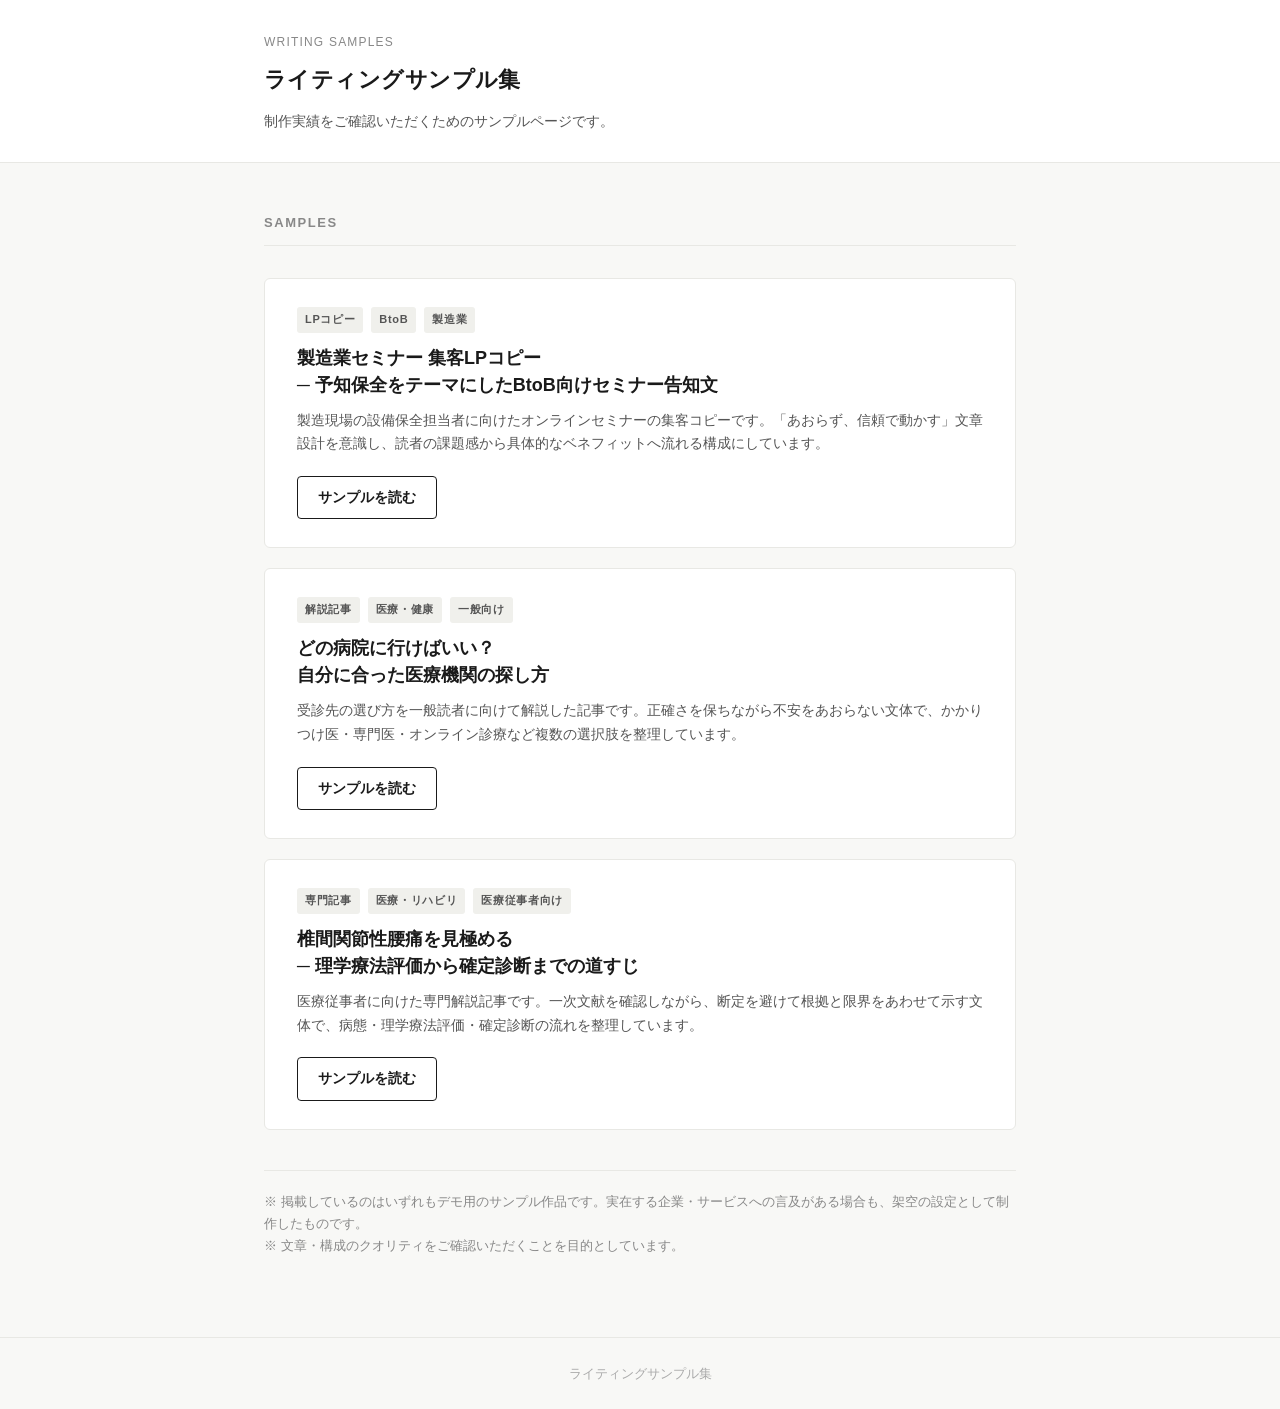
<file: index.html>
<!DOCTYPE html>
<html lang="ja">
<head>
  <meta charset="UTF-8">
  <meta name="viewport" content="width=device-width, initial-scale=1.0">
  <title>ライティングサンプル集</title>
  <link rel="stylesheet" href="css/style.css">
</head>
<body>

<header>
  <div class="container">
    <span class="site-label">Writing Samples</span>
    <h1>ライティングサンプル集</h1>
    <p class="tagline">制作実績をご確認いただくためのサンプルページです。</p>
  </div>
</header>

<main>
  <div class="container">
    <p class="section-title">Samples</p>

    <div class="sample-list">

      <!-- Sample 1: LP copy -->
      <div class="sample-card">
        <div class="sample-meta">
          <span class="tag">LPコピー</span>
          <span class="tag">BtoB</span>
          <span class="tag">製造業</span>
        </div>
        <h2>製造業セミナー 集客LPコピー<br>─ 予知保全をテーマにしたBtoB向けセミナー告知文</h2>
        <p class="desc">製造現場の設備保全担当者に向けたオンラインセミナーの集客コピーです。「あおらず、信頼で動かす」文章設計を意識し、読者の課題感から具体的なベネフィットへ流れる構成にしています。</p>
        <a href="seminar-lp.html" class="btn">サンプルを読む</a>
      </div>

      <!-- Sample 2: Article -->
      <div class="sample-card">
        <div class="sample-meta">
          <span class="tag">解説記事</span>
          <span class="tag">医療・健康</span>
          <span class="tag">一般向け</span>
        </div>
        <h2>どの病院に行けばいい？<br>自分に合った医療機関の探し方</h2>
        <p class="desc">受診先の選び方を一般読者に向けて解説した記事です。正確さを保ちながら不安をあおらない文体で、かかりつけ医・専門医・オンライン診療など複数の選択肢を整理しています。</p>
        <a href="hospital-guide.html" class="btn">サンプルを読む</a>
      </div>

      <!-- Sample 3: Professional / medical article -->
      <div class="sample-card">
        <div class="sample-meta">
          <span class="tag">専門記事</span>
          <span class="tag">医療・リハビリ</span>
          <span class="tag">医療従事者向け</span>
        </div>
        <h2>椎間関節性腰痛を見極める<br>─ 理学療法評価から確定診断までの道すじ</h2>
        <p class="desc">医療従事者に向けた専門解説記事です。一次文献を確認しながら、断定を避けて根拠と限界をあわせて示す文体で、病態・理学療法評価・確定診断の流れを整理しています。</p>
        <a href="facet-lbp.html" class="btn">サンプルを読む</a>
      </div>

    </div>

    <p class="note">
      ※ 掲載しているのはいずれもデモ用のサンプル作品です。実在する企業・サービスへの言及がある場合も、架空の設定として制作したものです。<br>
      ※ 文章・構成のクオリティをご確認いただくことを目的としています。
    </p>
  </div>
</main>

<footer>
  <div class="container">
    ライティングサンプル集
  </div>
</footer>

</body>
</html>
</file>
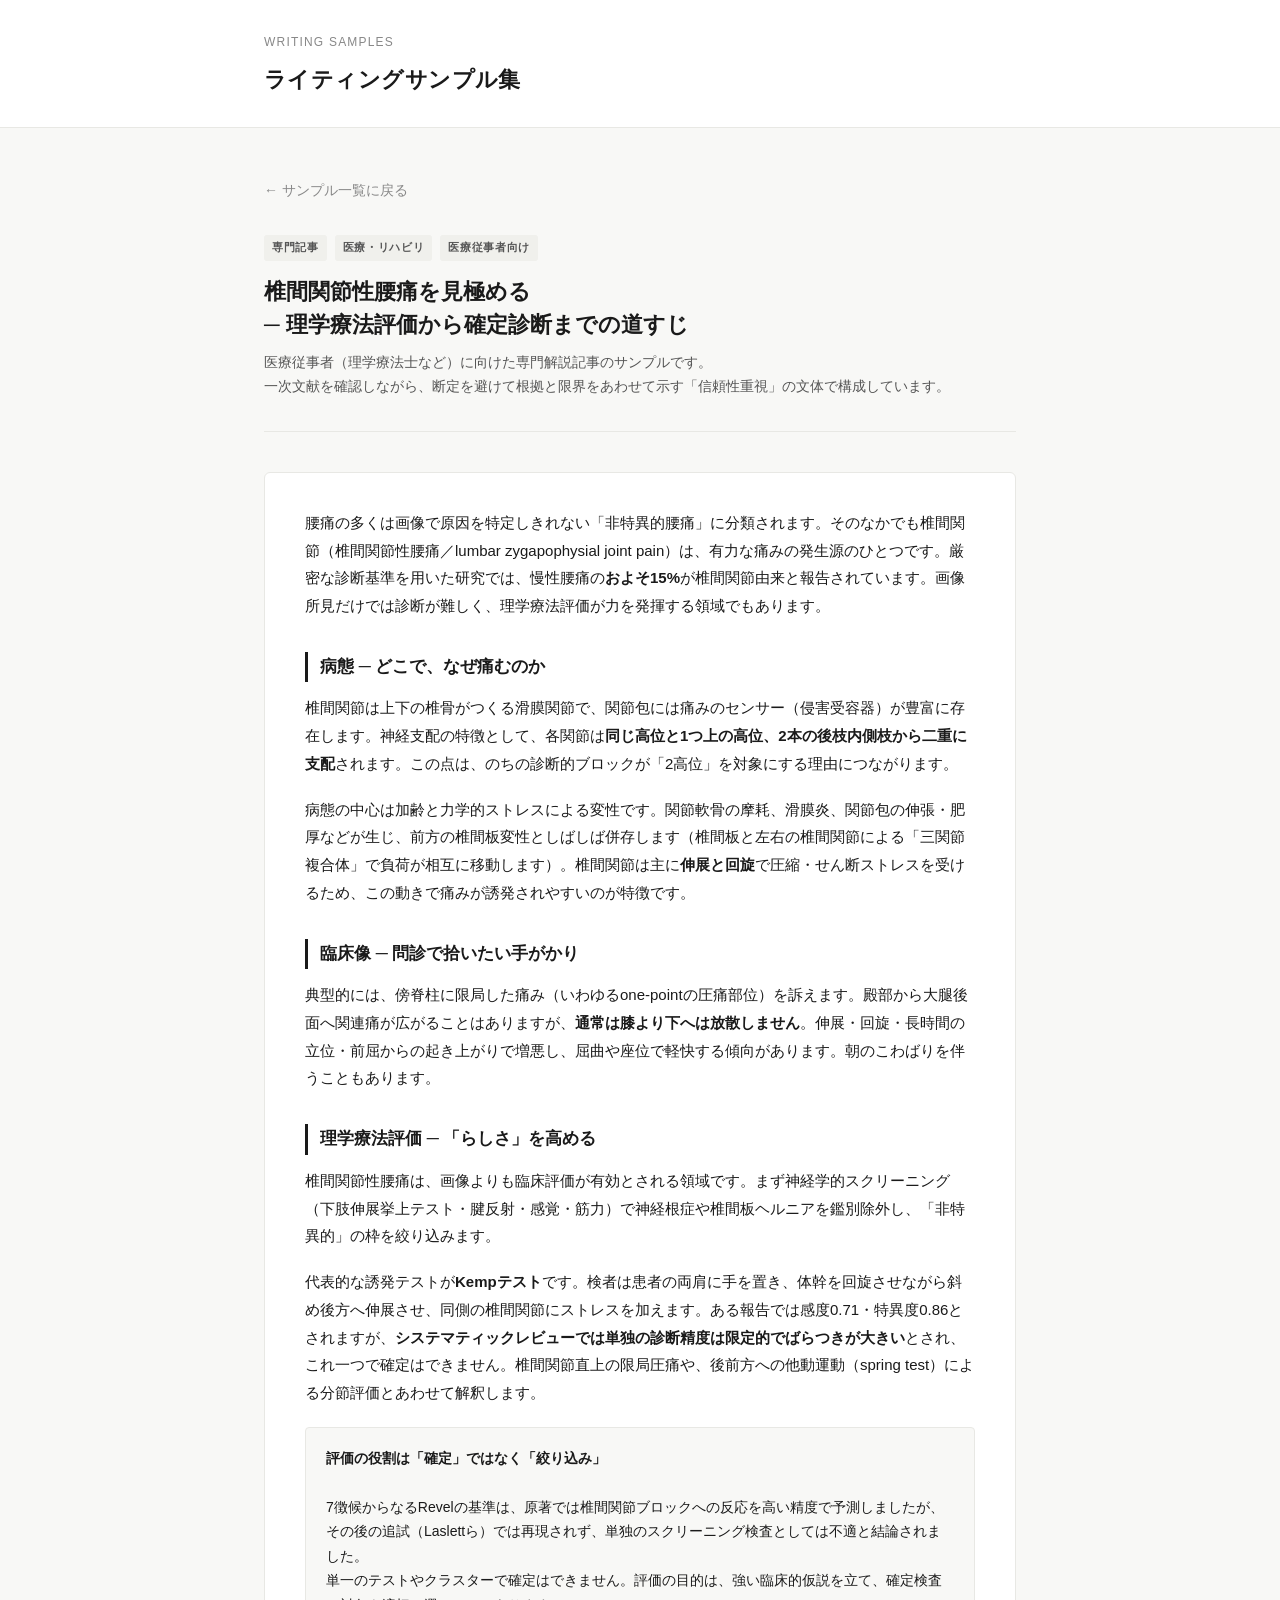
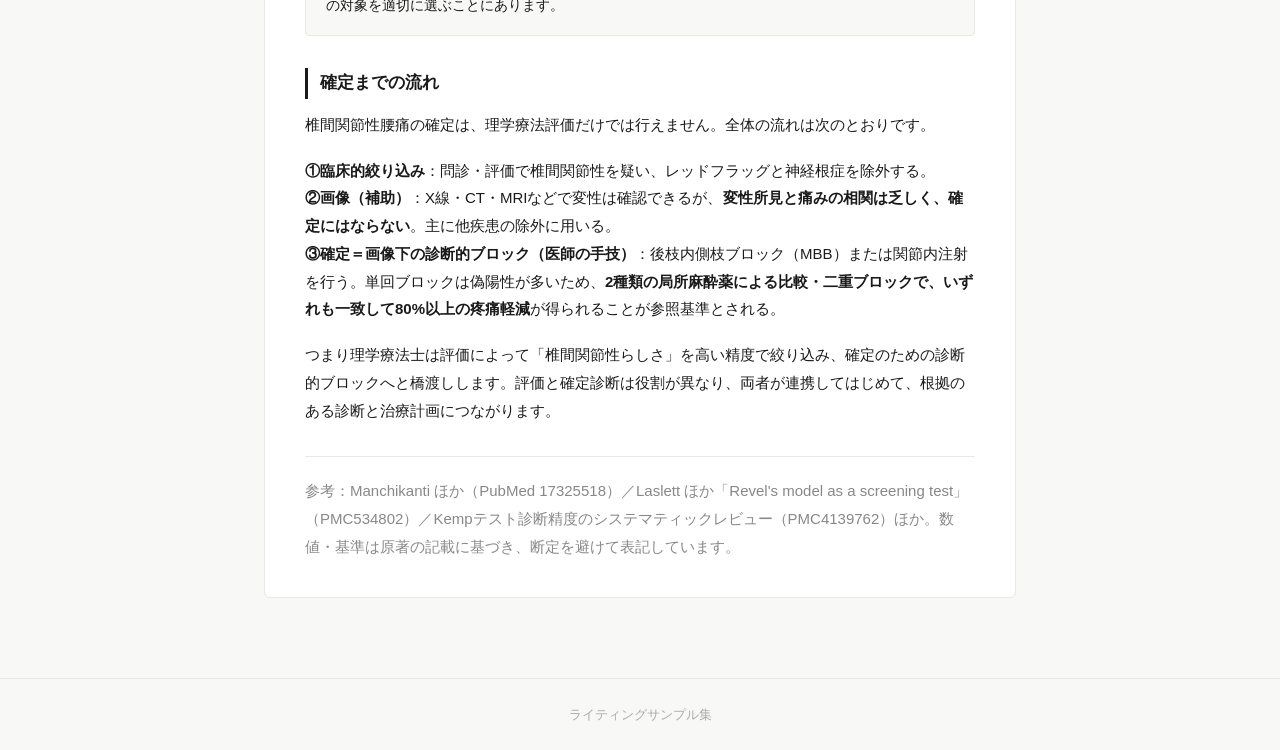
<file: facet-lbp.html>
<!DOCTYPE html>
<html lang="ja">
<head>
  <meta charset="UTF-8">
  <meta name="viewport" content="width=device-width, initial-scale=1.0">
  <title>椎間関節性腰痛を見極める ─ サンプル</title>
  <link rel="stylesheet" href="css/style.css">
</head>
<body>

<header>
  <div class="container">
    <span class="site-label">Writing Samples</span>
    <h1>ライティングサンプル集</h1>
  </div>
</header>

<main>
  <div class="container">

    <a href="index.html" class="back-link">← サンプル一覧に戻る</a>

    <div class="work-header">
      <div class="sample-meta">
        <span class="tag">専門記事</span>
        <span class="tag">医療・リハビリ</span>
        <span class="tag">医療従事者向け</span>
      </div>
      <h1>椎間関節性腰痛を見極める<br>─ 理学療法評価から確定診断までの道すじ</h1>
      <p class="work-desc">
        医療従事者（理学療法士など）に向けた専門解説記事のサンプルです。<br>
        一次文献を確認しながら、断定を避けて根拠と限界をあわせて示す「信頼性重視」の文体で構成しています。
      </p>
    </div>

    <div class="article-body">

      <p>
        腰痛の多くは画像で原因を特定しきれない「非特異的腰痛」に分類されます。そのなかでも椎間関節（椎間関節性腰痛／lumbar zygapophysial joint pain）は、有力な痛みの発生源のひとつです。厳密な診断基準を用いた研究では、慢性腰痛の<strong>およそ15%</strong>が椎間関節由来と報告されています。画像所見だけでは診断が難しく、理学療法評価が力を発揮する領域でもあります。
      </p>

      <h2>病態 ─ どこで、なぜ痛むのか</h2>

      <p>
        椎間関節は上下の椎骨がつくる滑膜関節で、関節包には痛みのセンサー（侵害受容器）が豊富に存在します。神経支配の特徴として、各関節は<strong>同じ高位と1つ上の高位、2本の後枝内側枝から二重に支配</strong>されます。この点は、のちの診断的ブロックが「2高位」を対象にする理由につながります。
      </p>

      <p>
        病態の中心は加齢と力学的ストレスによる変性です。関節軟骨の摩耗、滑膜炎、関節包の伸張・肥厚などが生じ、前方の椎間板変性としばしば併存します（椎間板と左右の椎間関節による「三関節複合体」で負荷が相互に移動します）。椎間関節は主に<strong>伸展と回旋</strong>で圧縮・せん断ストレスを受けるため、この動きで痛みが誘発されやすいのが特徴です。
      </p>

      <h2>臨床像 ─ 問診で拾いたい手がかり</h2>

      <p>
        典型的には、傍脊柱に限局した痛み（いわゆるone-pointの圧痛部位）を訴えます。殿部から大腿後面へ関連痛が広がることはありますが、<strong>通常は膝より下へは放散しません</strong>。伸展・回旋・長時間の立位・前屈からの起き上がりで増悪し、屈曲や座位で軽快する傾向があります。朝のこわばりを伴うこともあります。
      </p>

      <h2>理学療法評価 ─ 「らしさ」を高める</h2>

      <p>
        椎間関節性腰痛は、画像よりも臨床評価が有効とされる領域です。まず神経学的スクリーニング（下肢伸展挙上テスト・腱反射・感覚・筋力）で神経根症や椎間板ヘルニアを鑑別除外し、「非特異的」の枠を絞り込みます。
      </p>

      <p>
        代表的な誘発テストが<strong>Kempテスト</strong>です。検者は患者の両肩に手を置き、体幹を回旋させながら斜め後方へ伸展させ、同側の椎間関節にストレスを加えます。ある報告では感度0.71・特異度0.86とされますが、<strong>システマティックレビューでは単独の診断精度は限定的でばらつきが大きい</strong>とされ、これ一つで確定はできません。椎間関節直上の限局圧痛や、後前方への他動運動（spring test）による分節評価とあわせて解釈します。
      </p>

      <div class="box">
        <strong>評価の役割は「確定」ではなく「絞り込み」</strong><br><br>
        7徴候からなるRevelの基準は、原著では椎間関節ブロックへの反応を高い精度で予測しましたが、その後の追試（Laslettら）では再現されず、単独のスクリーニング検査としては不適と結論されました。<br>
        単一のテストやクラスターで確定はできません。評価の目的は、強い臨床的仮説を立て、確定検査の対象を適切に選ぶことにあります。
      </div>

      <h2>確定までの流れ</h2>

      <p>
        椎間関節性腰痛の確定は、理学療法評価だけでは行えません。全体の流れは次のとおりです。
      </p>

      <p>
        <strong>①臨床的絞り込み</strong>：問診・評価で椎間関節性を疑い、レッドフラッグと神経根症を除外する。<br>
        <strong>②画像（補助）</strong>：X線・CT・MRIなどで変性は確認できるが、<strong>変性所見と痛みの相関は乏しく、確定にはならない</strong>。主に他疾患の除外に用いる。<br>
        <strong>③確定＝画像下の診断的ブロック（医師の手技）</strong>：後枝内側枝ブロック（MBB）または関節内注射を行う。単回ブロックは偽陽性が多いため、<strong>2種類の局所麻酔薬による比較・二重ブロックで、いずれも一致して80%以上の疼痛軽減</strong>が得られることが参照基準とされる。
      </p>

      <p>
        つまり理学療法士は評価によって「椎間関節性らしさ」を高い精度で絞り込み、確定のための診断的ブロックへと橋渡しします。評価と確定診断は役割が異なり、両者が連携してはじめて、根拠のある診断と治療計画につながります。
      </p>

      <p class="note" style="margin-top:2rem;">
        参考：Manchikanti ほか（PubMed 17325518）／Laslett ほか「Revel's model as a screening test」（PMC534802）／Kempテスト診断精度のシステマティックレビュー（PMC4139762）ほか。数値・基準は原著の記載に基づき、断定を避けて表記しています。
      </p>

    </div>

  </div>
</main>

<footer>
  <div class="container">
    ライティングサンプル集
  </div>
</footer>

</body>
</html>
</file>
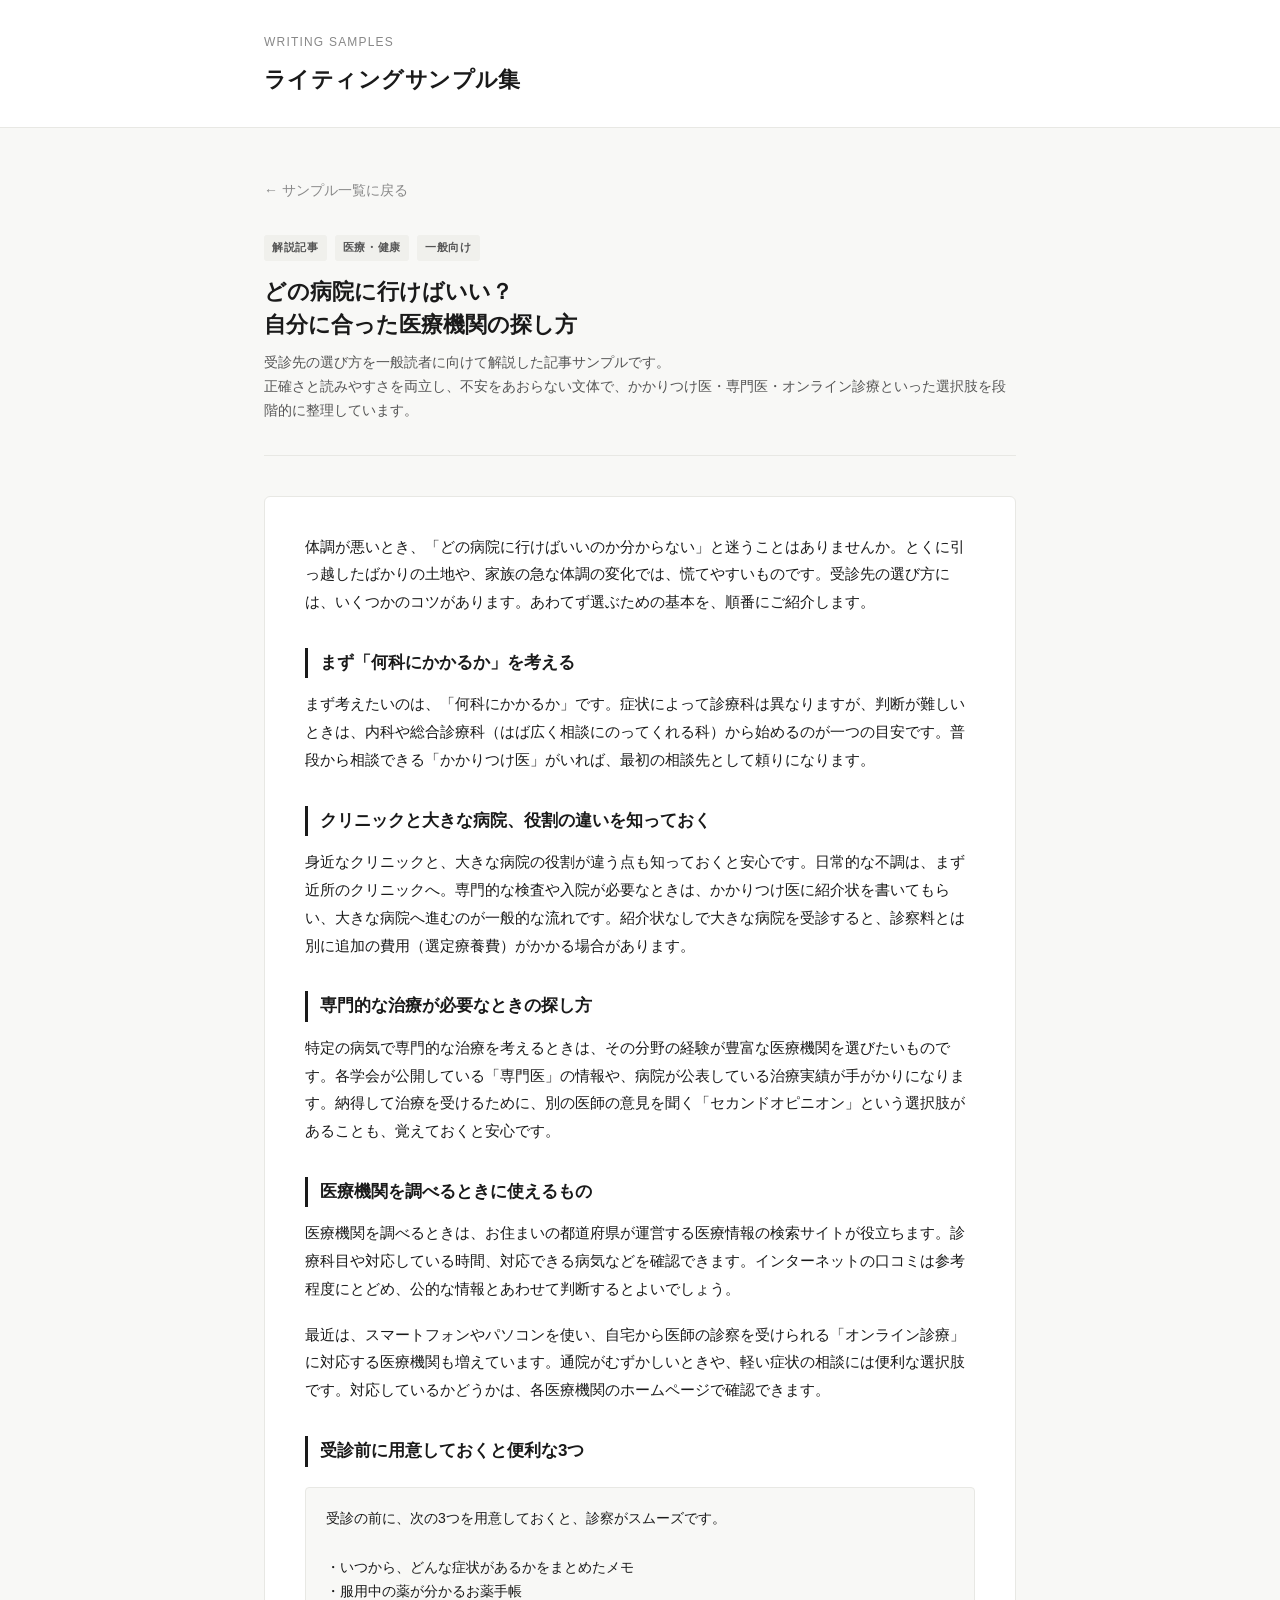
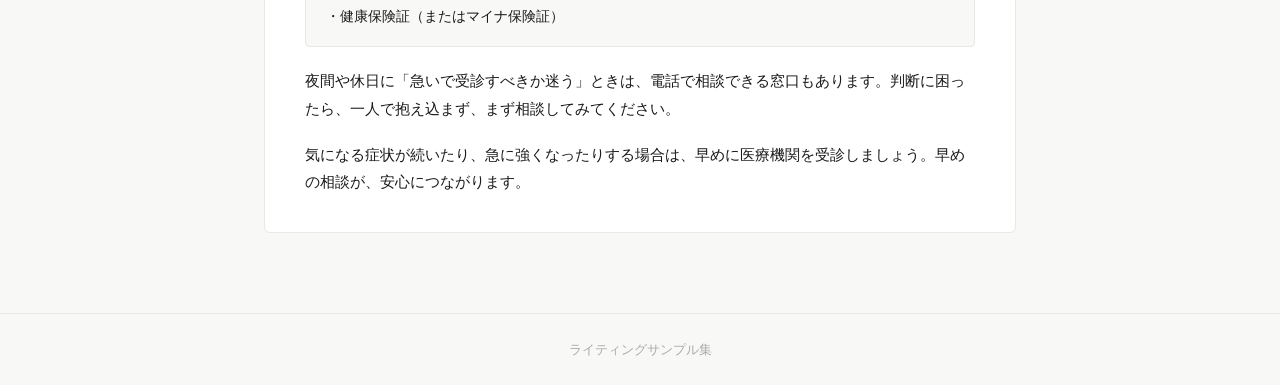
<file: hospital-guide.html>
<!DOCTYPE html>
<html lang="ja">
<head>
  <meta charset="UTF-8">
  <meta name="viewport" content="width=device-width, initial-scale=1.0">
  <title>どの病院に行けばいい？ ─ サンプル</title>
  <link rel="stylesheet" href="css/style.css">
</head>
<body>

<header>
  <div class="container">
    <span class="site-label">Writing Samples</span>
    <h1>ライティングサンプル集</h1>
  </div>
</header>

<main>
  <div class="container">

    <a href="index.html" class="back-link">← サンプル一覧に戻る</a>

    <div class="work-header">
      <div class="sample-meta">
        <span class="tag">解説記事</span>
        <span class="tag">医療・健康</span>
        <span class="tag">一般向け</span>
      </div>
      <h1>どの病院に行けばいい？<br>自分に合った医療機関の探し方</h1>
      <p class="work-desc">
        受診先の選び方を一般読者に向けて解説した記事サンプルです。<br>
        正確さと読みやすさを両立し、不安をあおらない文体で、かかりつけ医・専門医・オンライン診療といった選択肢を段階的に整理しています。
      </p>
    </div>

    <div class="article-body">

      <p>
        体調が悪いとき、「どの病院に行けばいいのか分からない」と迷うことはありませんか。とくに引っ越したばかりの土地や、家族の急な体調の変化では、慌てやすいものです。受診先の選び方には、いくつかのコツがあります。あわてず選ぶための基本を、順番にご紹介します。
      </p>

      <h2>まず「何科にかかるか」を考える</h2>

      <p>
        まず考えたいのは、「何科にかかるか」です。症状によって診療科は異なりますが、判断が難しいときは、内科や総合診療科（はば広く相談にのってくれる科）から始めるのが一つの目安です。普段から相談できる「かかりつけ医」がいれば、最初の相談先として頼りになります。
      </p>

      <h2>クリニックと大きな病院、役割の違いを知っておく</h2>

      <p>
        身近なクリニックと、大きな病院の役割が違う点も知っておくと安心です。日常的な不調は、まず近所のクリニックへ。専門的な検査や入院が必要なときは、かかりつけ医に紹介状を書いてもらい、大きな病院へ進むのが一般的な流れです。紹介状なしで大きな病院を受診すると、診察料とは別に追加の費用（選定療養費）がかかる場合があります。
      </p>

      <h2>専門的な治療が必要なときの探し方</h2>

      <p>
        特定の病気で専門的な治療を考えるときは、その分野の経験が豊富な医療機関を選びたいものです。各学会が公開している「専門医」の情報や、病院が公表している治療実績が手がかりになります。納得して治療を受けるために、別の医師の意見を聞く「セカンドオピニオン」という選択肢があることも、覚えておくと安心です。
      </p>

      <h2>医療機関を調べるときに使えるもの</h2>

      <p>
        医療機関を調べるときは、お住まいの都道府県が運営する医療情報の検索サイトが役立ちます。診療科目や対応している時間、対応できる病気などを確認できます。インターネットの口コミは参考程度にとどめ、公的な情報とあわせて判断するとよいでしょう。
      </p>

      <p>
        最近は、スマートフォンやパソコンを使い、自宅から医師の診察を受けられる「オンライン診療」に対応する医療機関も増えています。通院がむずかしいときや、軽い症状の相談には便利な選択肢です。対応しているかどうかは、各医療機関のホームページで確認できます。
      </p>

      <h2>受診前に用意しておくと便利な3つ</h2>

      <div class="box">
        受診の前に、次の3つを用意しておくと、診察がスムーズです。<br><br>
        ・いつから、どんな症状があるかをまとめたメモ<br>
        ・服用中の薬が分かるお薬手帳<br>
        ・健康保険証（またはマイナ保険証）
      </div>

      <p>
        夜間や休日に「急いで受診すべきか迷う」ときは、電話で相談できる窓口もあります。判断に困ったら、一人で抱え込まず、まず相談してみてください。
      </p>

      <p>
        気になる症状が続いたり、急に強くなったりする場合は、早めに医療機関を受診しましょう。早めの相談が、安心につながります。
      </p>

    </div>

  </div>
</main>

<footer>
  <div class="container">
    ライティングサンプル集
  </div>
</footer>

</body>
</html>
</file>
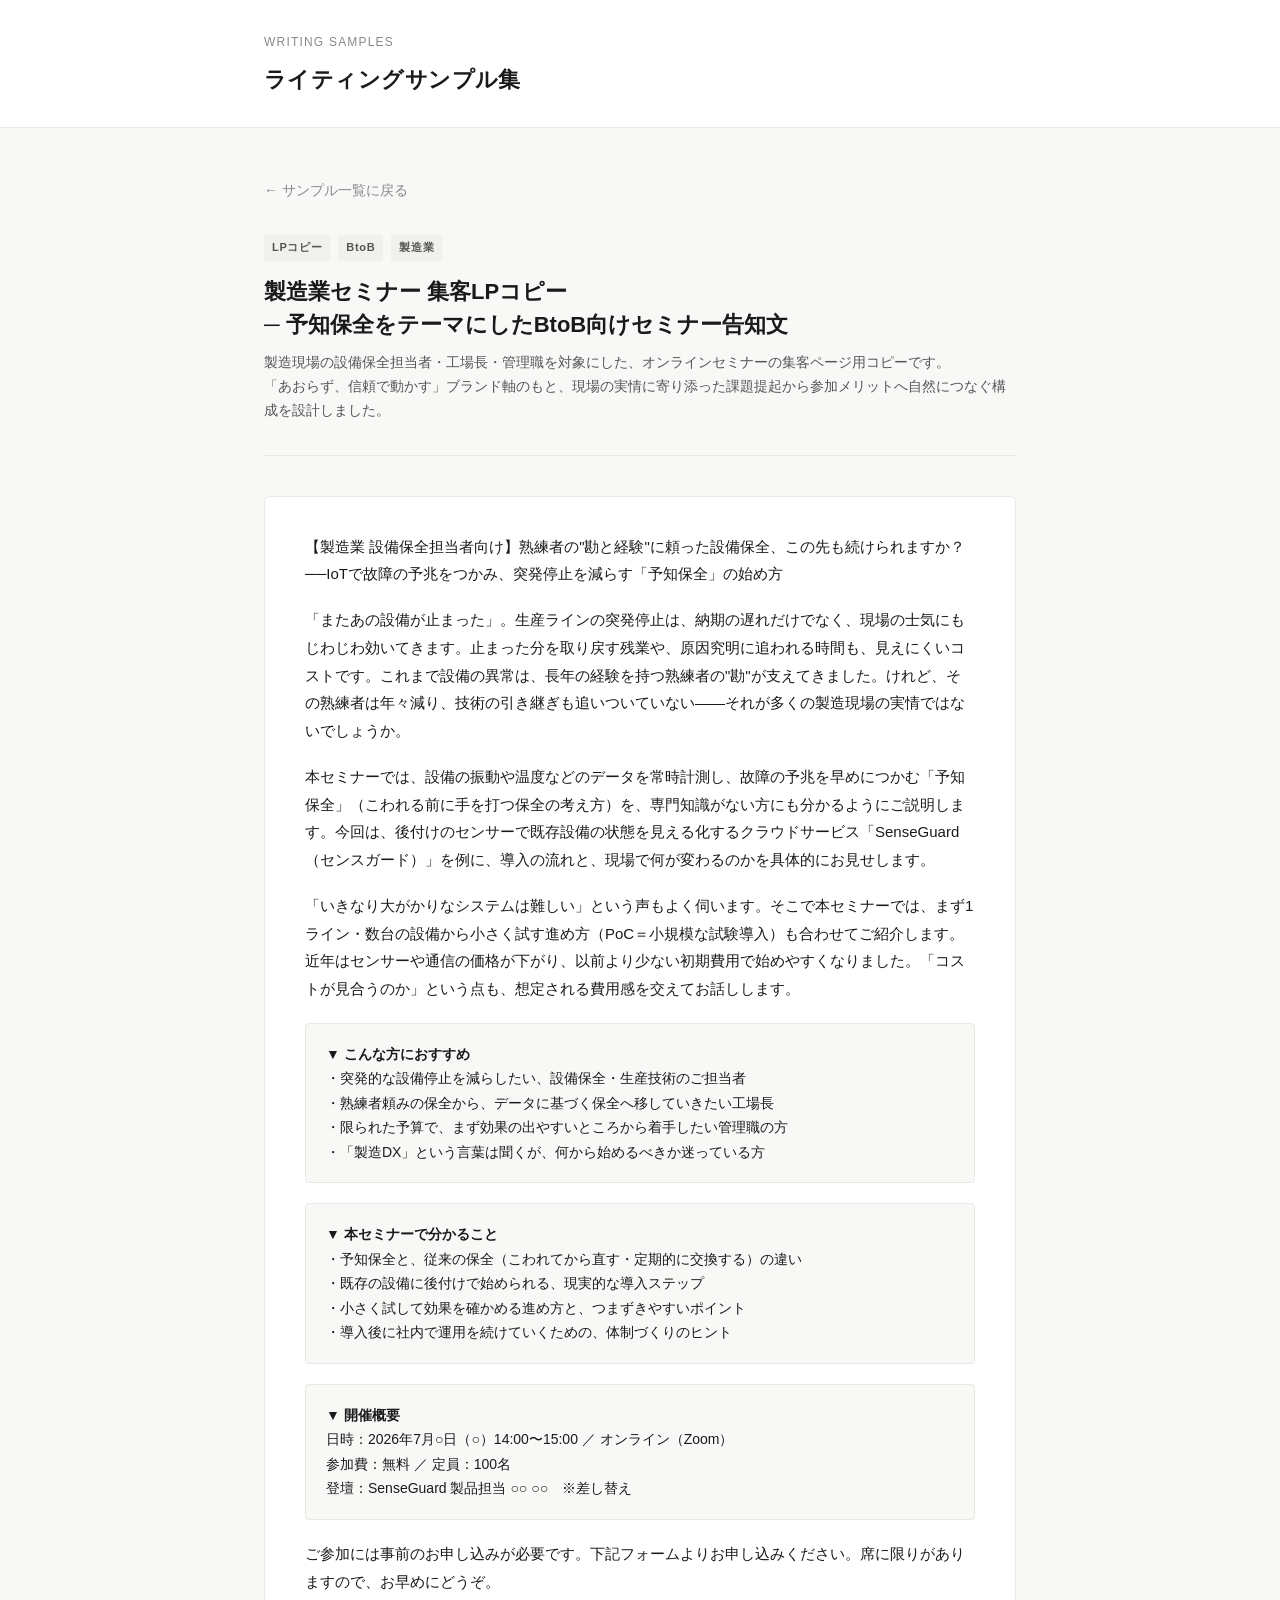
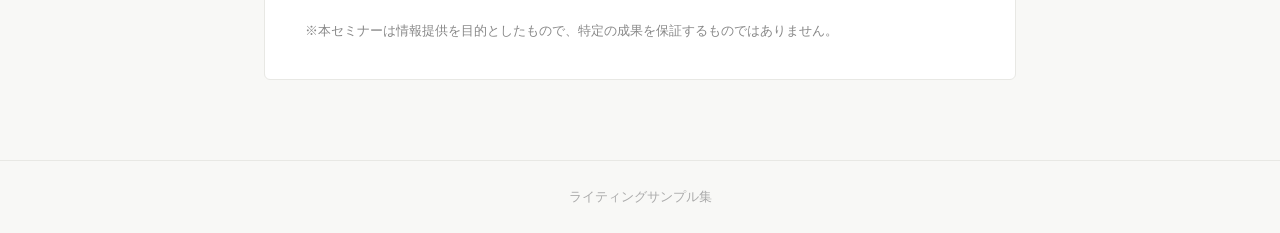
<file: seminar-lp.html>
<!DOCTYPE html>
<html lang="ja">
<head>
  <meta charset="UTF-8">
  <meta name="viewport" content="width=device-width, initial-scale=1.0">
  <title>製造業セミナー LPコピー ─ サンプル</title>
  <link rel="stylesheet" href="css/style.css">
</head>
<body>

<header>
  <div class="container">
    <span class="site-label">Writing Samples</span>
    <h1>ライティングサンプル集</h1>
  </div>
</header>

<main>
  <div class="container">

    <a href="index.html" class="back-link">← サンプル一覧に戻る</a>

    <div class="work-header">
      <div class="sample-meta">
        <span class="tag">LPコピー</span>
        <span class="tag">BtoB</span>
        <span class="tag">製造業</span>
      </div>
      <h1>製造業セミナー 集客LPコピー<br>─ 予知保全をテーマにしたBtoB向けセミナー告知文</h1>
      <p class="work-desc">
        製造現場の設備保全担当者・工場長・管理職を対象にした、オンラインセミナーの集客ページ用コピーです。<br>
        「あおらず、信頼で動かす」ブランド軸のもと、現場の実情に寄り添った課題提起から参加メリットへ自然につなぐ構成を設計しました。
      </p>
    </div>

    <div class="article-body">

      <p>
        【製造業 設備保全担当者向け】熟練者の"勘と経験"に頼った設備保全、この先も続けられますか？──IoTで故障の予兆をつかみ、突発停止を減らす「予知保全」の始め方
      </p>

      <p>
        「またあの設備が止まった」。生産ラインの突発停止は、納期の遅れだけでなく、現場の士気にもじわじわ効いてきます。止まった分を取り戻す残業や、原因究明に追われる時間も、見えにくいコストです。これまで設備の異常は、長年の経験を持つ熟練者の"勘"が支えてきました。けれど、その熟練者は年々減り、技術の引き継ぎも追いついていない――それが多くの製造現場の実情ではないでしょうか。
      </p>

      <p>
        本セミナーでは、設備の振動や温度などのデータを常時計測し、故障の予兆を早めにつかむ「予知保全」（こわれる前に手を打つ保全の考え方）を、専門知識がない方にも分かるようにご説明します。今回は、後付けのセンサーで既存設備の状態を見える化するクラウドサービス「SenseGuard（センスガード）」を例に、導入の流れと、現場で何が変わるのかを具体的にお見せします。
      </p>

      <p>
        「いきなり大がかりなシステムは難しい」という声もよく伺います。そこで本セミナーでは、まず1ライン・数台の設備から小さく試す進め方（PoC＝小規模な試験導入）も合わせてご紹介します。近年はセンサーや通信の価格が下がり、以前より少ない初期費用で始めやすくなりました。「コストが見合うのか」という点も、想定される費用感を交えてお話しします。
      </p>

      <div class="box">
        <strong>▼ こんな方におすすめ</strong><br>
        ・突発的な設備停止を減らしたい、設備保全・生産技術のご担当者<br>
        ・熟練者頼みの保全から、データに基づく保全へ移していきたい工場長<br>
        ・限られた予算で、まず効果の出やすいところから着手したい管理職の方<br>
        ・「製造DX」という言葉は聞くが、何から始めるべきか迷っている方
      </div>

      <div class="box">
        <strong>▼ 本セミナーで分かること</strong><br>
        ・予知保全と、従来の保全（こわれてから直す・定期的に交換する）の違い<br>
        ・既存の設備に後付けで始められる、現実的な導入ステップ<br>
        ・小さく試して効果を確かめる進め方と、つまずきやすいポイント<br>
        ・導入後に社内で運用を続けていくための、体制づくりのヒント
      </div>

      <div class="box">
        <strong>▼ 開催概要</strong><br>
        日時：2026年7月○日（○）14:00〜15:00 ／ オンライン（Zoom）<br>
        参加費：無料 ／ 定員：100名<br>
        登壇：SenseGuard 製品担当 ○○ ○○　※差し替え
      </div>

      <p>
        ご参加には事前のお申し込みが必要です。下記フォームよりお申し込みください。席に限りがありますので、お早めにどうぞ。
      </p>

      <p class="note-small">※本セミナーは情報提供を目的としたもので、特定の成果を保証するものではありません。</p>

    </div>

  </div>
</main>

<footer>
  <div class="container">
    ライティングサンプル集
  </div>
</footer>

</body>
</html>
</file>
<file: css/style.css>
*, *::before, *::after { box-sizing: border-box; margin: 0; padding: 0; }

body {
  font-family: "Hiragino Sans", "Hiragino Kaku Gothic ProN", "Noto Sans JP", sans-serif;
  font-size: 16px;
  line-height: 1.8;
  color: #1a1a1a;
  background: #f8f8f6;
}

a { color: inherit; text-decoration: none; }

/* ─── Layout ─── */
.container {
  max-width: 800px;
  margin: 0 auto;
  padding: 0 24px;
}

/* ─── Header ─── */
header {
  background: #fff;
  border-bottom: 1px solid #e8e8e4;
  padding: 32px 0 28px;
}

header .container { display: flex; flex-direction: column; gap: 6px; }

.site-label {
  font-size: 12px;
  letter-spacing: 0.1em;
  color: #888;
  text-transform: uppercase;
}

header h1 {
  font-size: 22px;
  font-weight: 700;
  letter-spacing: 0.02em;
}

header p.tagline {
  font-size: 14px;
  color: #555;
  margin-top: 4px;
}

/* ─── Main ─── */
main {
  padding: 48px 0 80px;
}

/* ─── Section title ─── */
.section-title {
  font-size: 13px;
  font-weight: 600;
  letter-spacing: 0.12em;
  color: #888;
  text-transform: uppercase;
  border-bottom: 1px solid #e8e8e4;
  padding-bottom: 10px;
  margin-bottom: 32px;
}

/* ─── Sample card ─── */
.sample-list {
  display: flex;
  flex-direction: column;
  gap: 20px;
}

.sample-card {
  background: #fff;
  border: 1px solid #e8e8e4;
  border-radius: 6px;
  padding: 28px 32px;
  transition: box-shadow 0.15s;
}

.sample-card:hover { box-shadow: 0 4px 16px rgba(0,0,0,0.07); }

.sample-meta {
  display: flex;
  flex-wrap: wrap;
  gap: 8px;
  margin-bottom: 12px;
}

.tag {
  font-size: 11px;
  font-weight: 600;
  letter-spacing: 0.06em;
  background: #f0f0ec;
  color: #555;
  border-radius: 3px;
  padding: 3px 8px;
}

.sample-card h2 {
  font-size: 18px;
  font-weight: 700;
  line-height: 1.5;
  margin-bottom: 10px;
}

.sample-card .desc {
  font-size: 14px;
  color: #555;
  margin-bottom: 20px;
  line-height: 1.7;
}

.btn {
  display: inline-block;
  font-size: 14px;
  font-weight: 600;
  color: #1a1a1a;
  border: 1.5px solid #1a1a1a;
  border-radius: 4px;
  padding: 8px 20px;
  transition: background 0.15s, color 0.15s;
}

.btn:hover { background: #1a1a1a; color: #fff; }

/* ─── Note ─── */
.note {
  margin-top: 40px;
  font-size: 13px;
  color: #888;
  border-top: 1px solid #e8e8e4;
  padding-top: 20px;
  line-height: 1.7;
}

/* ─── Work page ─── */
.back-link {
  display: inline-flex;
  align-items: center;
  gap: 6px;
  font-size: 14px;
  color: #888;
  margin-bottom: 32px;
}

.back-link:hover { color: #1a1a1a; }

.work-header {
  margin-bottom: 40px;
  padding-bottom: 32px;
  border-bottom: 1px solid #e8e8e4;
}

.work-header .sample-meta { margin-bottom: 14px; }

.work-header h1 {
  font-size: 22px;
  font-weight: 700;
  line-height: 1.5;
  margin-bottom: 10px;
}

.work-header .work-desc {
  font-size: 14px;
  color: #555;
  line-height: 1.7;
}

/* ─── Article body ─── */
.article-body {
  background: #fff;
  border: 1px solid #e8e8e4;
  border-radius: 6px;
  padding: 36px 40px;
}

.article-body p {
  margin-bottom: 18px;
  font-size: 15px;
  line-height: 1.85;
}

.article-body p:last-child { margin-bottom: 0; }

.article-body h2 {
  font-size: 17px;
  font-weight: 700;
  margin: 32px 0 12px;
  padding-left: 12px;
  border-left: 3px solid #1a1a1a;
}

.article-body ul {
  margin: 10px 0 18px 0;
  padding-left: 20px;
}

.article-body ul li {
  font-size: 15px;
  line-height: 1.8;
  margin-bottom: 6px;
  list-style: disc;
}

.article-body .box {
  background: #f8f8f6;
  border: 1px solid #e8e8e4;
  border-radius: 4px;
  padding: 18px 20px;
  margin: 20px 0;
  font-size: 14px;
  line-height: 1.75;
}

.article-body .note-small {
  font-size: 13px;
  color: #888;
  margin-top: 24px;
}

/* ─── Footer ─── */
footer {
  border-top: 1px solid #e8e8e4;
  padding: 24px 0;
  text-align: center;
  font-size: 13px;
  color: #aaa;
}

/* ─── Responsive ─── */
@media (max-width: 600px) {
  header { padding: 24px 0 20px; }
  header h1 { font-size: 18px; }
  main { padding: 32px 0 60px; }
  .sample-card { padding: 20px 20px; }
  .article-body { padding: 24px 20px; }
  .work-header h1 { font-size: 18px; }
}
</file>
